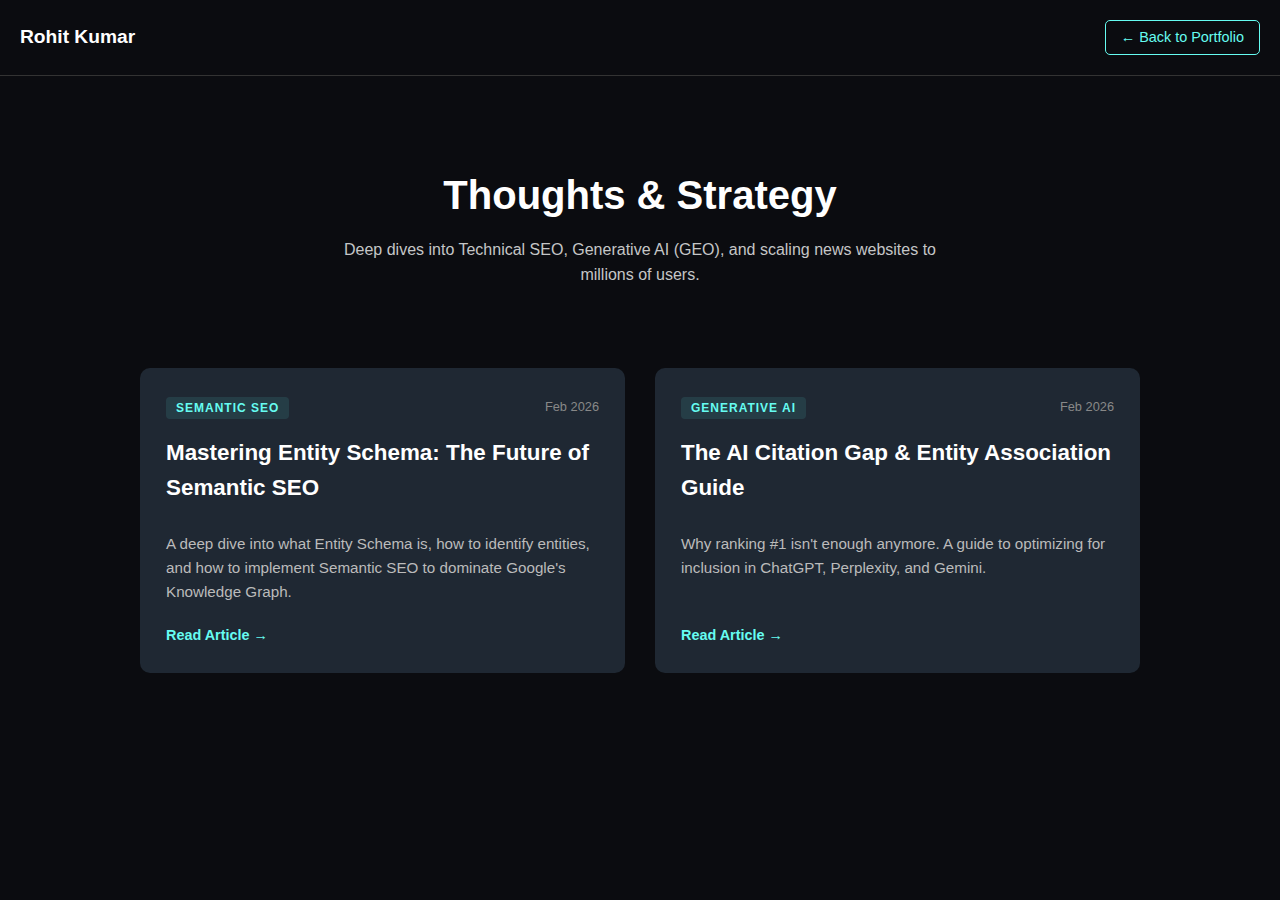
<file: AI-SEO/index.html>
<!DOCTYPE html>
<html lang="en">
<head>
    <meta charset="UTF-8">
    <meta name="viewport" content="width=device-width, initial-scale=1.0">
    <title>SEO Insights & Case Studies | Rohit Kumar</title>
    <style>
        /* DARK MODE THEME */
        :root {
            --bg-color: #0B0C10;       
            --card-color: #1F2833;     
            --accent-color: #66FCF1;   
            --text-primary: #FFFFFF;   
            --text-secondary: #C5C6C7; 
        }

        body {
            background-color: var(--bg-color);
            color: var(--text-secondary);
            font-family: 'Segoe UI', Tahoma, Geneva, Verdana, sans-serif;
            margin: 0;
            padding: 0;
            line-height: 1.6;
        }

        /* NAVIGATION */
        nav {
            padding: 20px;
            border-bottom: 1px solid #333;
            display: flex;
            justify-content: space-between;
            align-items: center;
        }

        .logo {
            color: var(--text-primary);
            font-weight: bold;
            font-size: 1.2rem;
            text-decoration: none;
        }

        .home-link {
            color: var(--accent-color);
            text-decoration: none;
            border: 1px solid var(--accent-color);
            padding: 5px 15px;
            border-radius: 5px;
            font-size: 0.9rem;
            transition: 0.3s;
        }

        .home-link:hover {
            background-color: var(--accent-color);
            color: #000;
        }

        /* HEADER */
        .header {
            text-align: center;
            padding: 60px 20px;
        }

        .header h1 {
            color: var(--text-primary);
            font-size: 2.5rem;
            margin-bottom: 10px;
        }

        .header p {
            max-width: 600px;
            margin: 0 auto;
            color: var(--text-secondary);
        }

        /* BLOG GRID */
        .container {
            max-width: 1000px;
            margin: 0 auto;
            padding: 20px;
        }

        .grid {
            display: grid;
            grid-template-columns: repeat(auto-fit, minmax(300px, 1fr));
            gap: 30px;
        }

        /* BLOG CARD STYLES */
        .blog-card {
            background-color: var(--card-color);
            border-radius: 10px;
            overflow: hidden;
            transition: transform 0.3s ease;
            border: 1px solid transparent;
            display: flex;
            flex-direction: column;
        }

        .blog-card:hover {
            transform: translateY(-5px);
            border-color: var(--accent-color);
        }

        .card-content {
            padding: 25px;
            display: flex;
            flex-direction: column;
            height: 100%;
        }

        .category {
            background-color: rgba(102, 252, 241, 0.1);
            color: var(--accent-color);
            padding: 4px 10px;
            border-radius: 4px;
            font-size: 0.75rem;
            text-transform: uppercase;
            font-weight: bold;
            letter-spacing: 1px;
        }

        .date {
            float: right;
            font-size: 0.8rem;
            color: #888;
            margin-top: 3px;
        }

        .blog-card h3 {
            color: var(--text-primary);
            margin: 15px 0 10px 0;
            font-size: 1.4rem;
        }

        .blog-card p {
            font-size: 0.95rem;
            margin-bottom: 20px;
            color: #bbb;
            flex-grow: 1; /* Pushes the button to the bottom */
        }

        .read-btn {
            display: inline-block;
            color: var(--accent-color);
            text-decoration: none;
            font-weight: bold;
            font-size: 0.9rem;
            margin-top: auto; 
        }

        .read-btn:hover {
            text-decoration: underline;
        }

    </style>
</head>
<body>

    <nav>
        <a href="../index.html" class="logo">Rohit Kumar</a>
        <a href="../index.html" class="home-link">← Back to Portfolio</a>
    </nav>

    <div class="header">
        <h1>Thoughts & Strategy</h1>
        <p>Deep dives into Technical SEO, Generative AI (GEO), and scaling news websites to millions of users.</p>
    </div>

    <div class="container">
        <div class="grid" id="blog-grid">
            </div>
    </div>

    <script>
        // This function fetches the data from posts.json and builds the HTML
        async function loadBlogPosts() {
            try {
                // 1. Fetch the JSON file
                const response = await fetch('posts.json');
                const posts = await response.json();
                
                // 2. Find the grid container
                const grid = document.getElementById('blog-grid');
                let htmlContent = '';

                // 3. Loop through each post and create a card
                posts.forEach(post => {
                    htmlContent += `
                        <article class="blog-card">
                            <div class="card-content">
                                <div>
                                    <span class="category">${post.category}</span>
                                    <span class="date">${post.date}</span>
                                </div>
                                <h3>${post.title}</h3>
                                <p>${post.description}</p>
                                <a href="${post.url}" class="read-btn">Read Article →</a>
                            </div>
                        </article>
                    `;
                });

                // 4. Inject the final HTML into the page
                grid.innerHTML = htmlContent;

            } catch (error) {
                console.error("Error loading blog posts:", error);
                document.getElementById('blog-grid').innerHTML = "<p style='color:red;'>Failed to load blog posts. Please check your posts.json file.</p>";
            }
        }

        // Run the function when the page loads
        loadBlogPosts();
    </script>

</body>
</html>
</file>
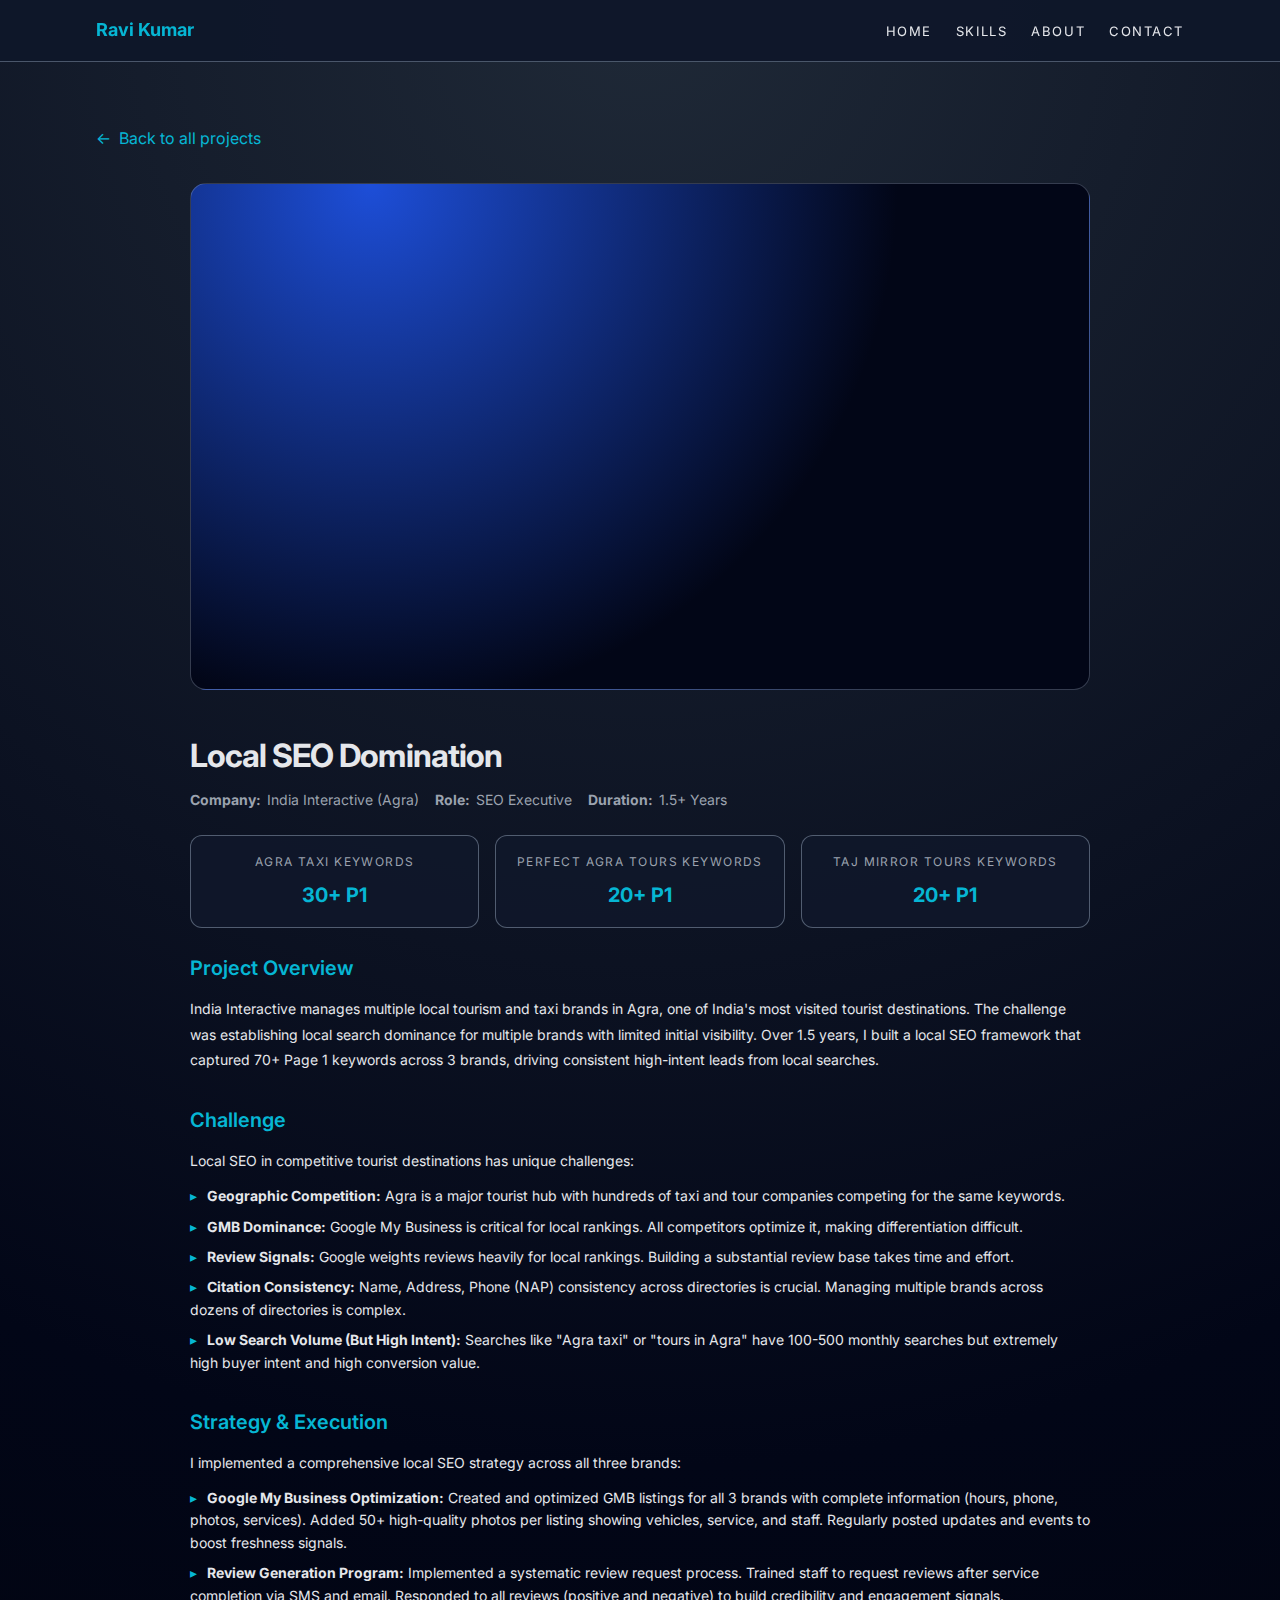
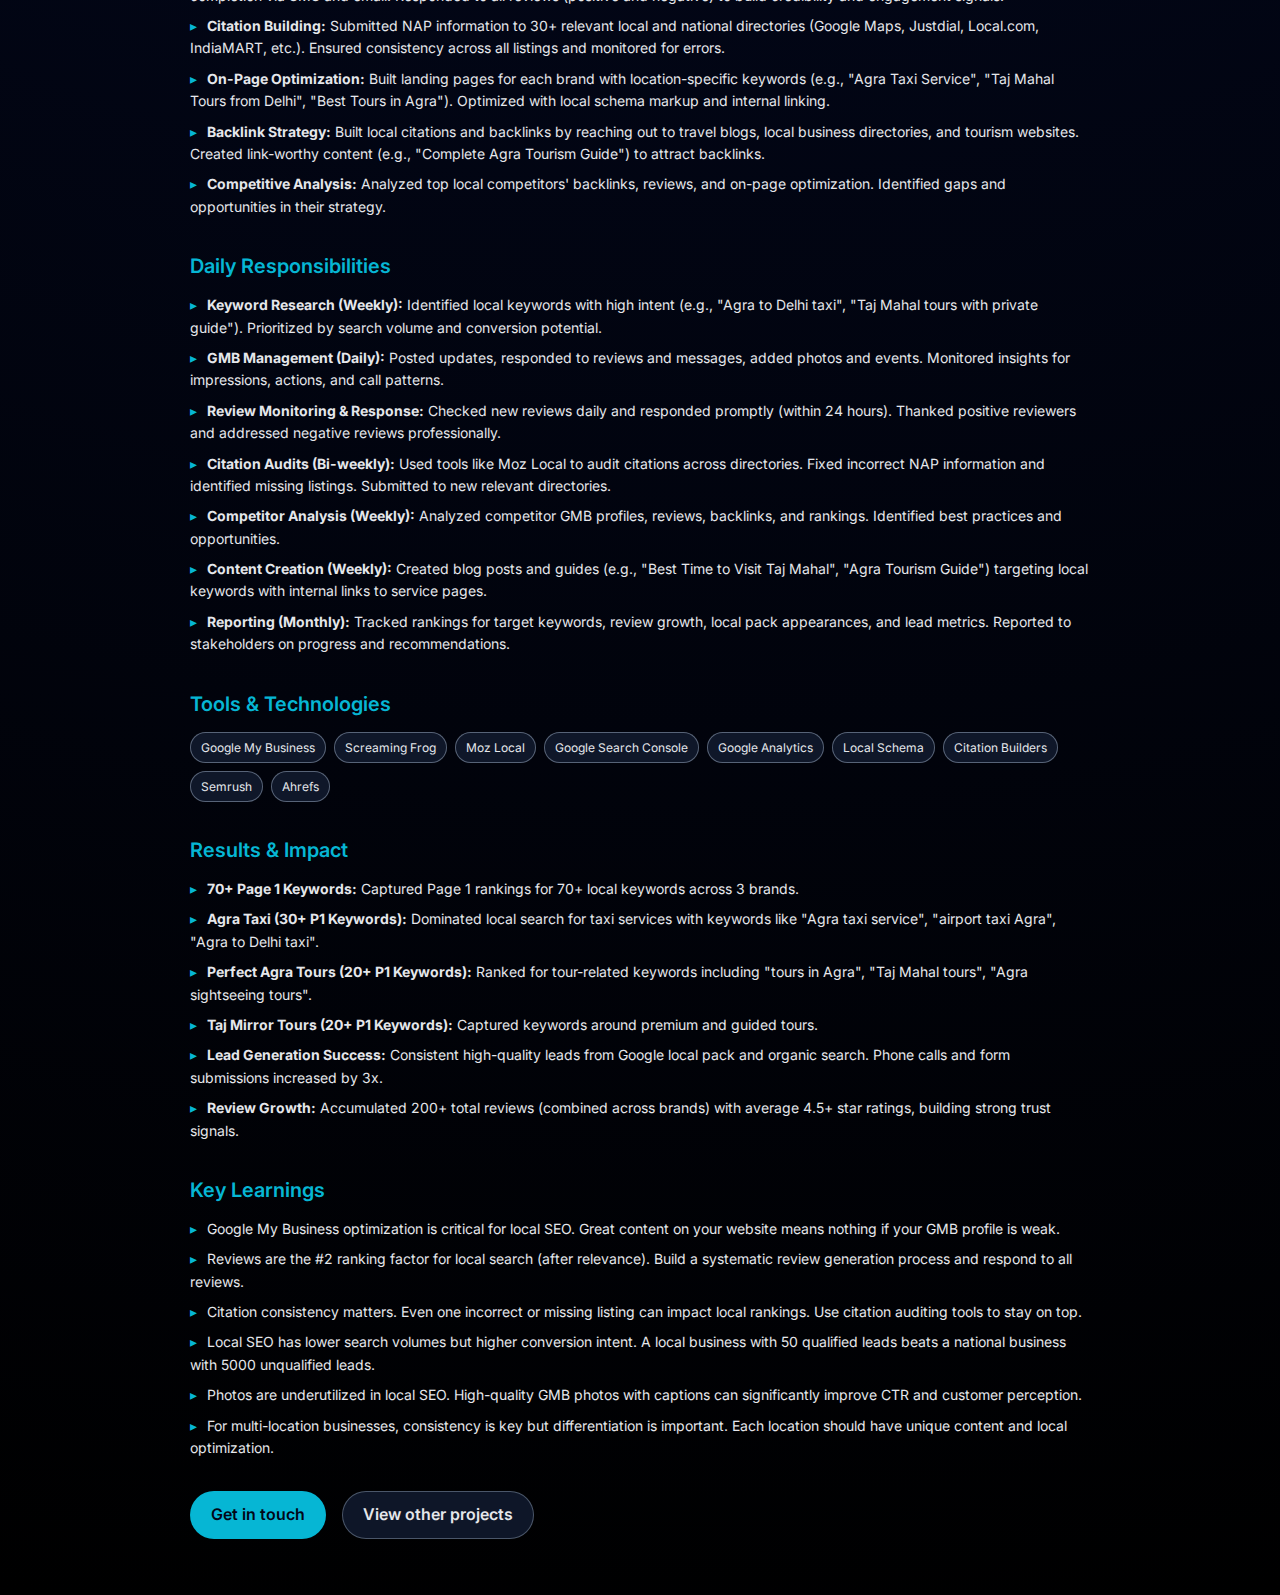
<file: projects/india-interactive.html>
<!DOCTYPE html>
<html lang="en">
<head>
  <meta charset="UTF-8" />
  <title>Local SEO Domination - Ravi Kumar</title>
  <meta name="viewport" content="width=device-width, initial-scale=1" />
  <link href="https://fonts.googleapis.com/css2?family=Inter:wght@400;500;600;700&display=swap" rel="stylesheet" />
  <link rel="stylesheet" href="../css/styles.css" />
</head>
<body>
  <!-- Navigation -->
  <nav>
    <div class="page">
      <div class="nav-content">
        <a href="../index.html" class="nav-logo">Ravi Kumar</a>
        <ul class="nav-links">
          <li><a href="../index.html">Home</a></li>
          <li><a href="../index.html#skills">Skills</a></li>
          <li><a href="../index.html#about">About</a></li>
          <li><a href="../index.html#contact">Contact</a></li>
        </ul>
      </div>
    </div>
  </nav>

  <div class="page">
    <a href="../index.html" class="back-home">Back to all projects</a>

    <article class="project-detail">
      <!-- Hero Image -->
      <div class="project-detail-hero"></div>

      <!-- Title & Meta -->
      <h1 class="project-detail-title">Local SEO Domination</h1>
      <div class="project-detail-meta">
        <div class="project-detail-meta-item">
          <strong>Company:</strong> India Interactive (Agra)
        </div>
        <div class="project-detail-meta-item">
          <strong>Role:</strong> SEO Executive
        </div>
        <div class="project-detail-meta-item">
          <strong>Duration:</strong> 1.5+ Years
        </div>
      </div>

      <!-- Key Metrics -->
      <div class="project-detail-metrics">
        <div class="metric-card">
          <div class="metric-label">Agra Taxi Keywords</div>
          <div class="metric-value">30+ P1</div>
        </div>
        <div class="metric-card">
          <div class="metric-label">Perfect Agra Tours Keywords</div>
          <div class="metric-value">20+ P1</div>
        </div>
        <div class="metric-card">
          <div class="metric-label">Taj Mirror Tours Keywords</div>
          <div class="metric-value">20+ P1</div>
        </div>
      </div>

      <!-- Overview -->
      <section class="project-detail-section">
        <h2>Project Overview</h2>
        <p>
          India Interactive manages multiple local tourism and taxi brands in Agra, one of India's most visited tourist destinations. 
          The challenge was establishing local search dominance for multiple brands with limited initial visibility. Over 1.5 years, 
          I built a local SEO framework that captured 70+ Page 1 keywords across 3 brands, driving consistent high-intent leads from 
          local searches.
        </p>
      </section>

      <!-- Challenge -->
      <section class="project-detail-section">
        <h2>Challenge</h2>
        <p>
          Local SEO in competitive tourist destinations has unique challenges:
        </p>
        <ul>
          <li><strong>Geographic Competition:</strong> Agra is a major tourist hub with hundreds of taxi and tour companies competing for the same keywords.</li>
          <li><strong>GMB Dominance:</strong> Google My Business is critical for local rankings. All competitors optimize it, making differentiation difficult.</li>
          <li><strong>Review Signals:</strong> Google weights reviews heavily for local rankings. Building a substantial review base takes time and effort.</li>
          <li><strong>Citation Consistency:</strong> Name, Address, Phone (NAP) consistency across directories is crucial. Managing multiple brands across dozens of directories is complex.</li>
          <li><strong>Low Search Volume (But High Intent):</strong> Searches like "Agra taxi" or "tours in Agra" have 100-500 monthly searches but extremely high buyer intent and high conversion value.</li>
        </ul>
      </section>

      <!-- Strategy -->
      <section class="project-detail-section">
        <h2>Strategy & Execution</h2>
        <p>
          I implemented a comprehensive local SEO strategy across all three brands:
        </p>
        <ul>
          <li><strong>Google My Business Optimization:</strong> Created and optimized GMB listings for all 3 brands with complete information (hours, phone, photos, services). Added 50+ high-quality photos per listing showing vehicles, service, and staff. Regularly posted updates and events to boost freshness signals.</li>
          <li><strong>Review Generation Program:</strong> Implemented a systematic review request process. Trained staff to request reviews after service completion via SMS and email. Responded to all reviews (positive and negative) to build credibility and engagement signals.</li>
          <li><strong>Citation Building:</strong> Submitted NAP information to 30+ relevant local and national directories (Google Maps, Justdial, Local.com, IndiaMART, etc.). Ensured consistency across all listings and monitored for errors.</li>
          <li><strong>On-Page Optimization:</strong> Built landing pages for each brand with location-specific keywords (e.g., "Agra Taxi Service", "Taj Mahal Tours from Delhi", "Best Tours in Agra"). Optimized with local schema markup and internal linking.</li>
          <li><strong>Backlink Strategy:</strong> Built local citations and backlinks by reaching out to travel blogs, local business directories, and tourism websites. Created link-worthy content (e.g., "Complete Agra Tourism Guide") to attract backlinks.</li>
          <li><strong>Competitive Analysis:</strong> Analyzed top local competitors' backlinks, reviews, and on-page optimization. Identified gaps and opportunities in their strategy.</li>
        </ul>
      </section>

      <!-- Daily Work -->
      <section class="project-detail-section">
        <h2>Daily Responsibilities</h2>
        <ul>
          <li><strong>Keyword Research (Weekly):</strong> Identified local keywords with high intent (e.g., "Agra to Delhi taxi", "Taj Mahal tours with private guide"). Prioritized by search volume and conversion potential.</li>
          <li><strong>GMB Management (Daily):</strong> Posted updates, responded to reviews and messages, added photos and events. Monitored insights for impressions, actions, and call patterns.</li>
          <li><strong>Review Monitoring & Response:</strong> Checked new reviews daily and responded promptly (within 24 hours). Thanked positive reviewers and addressed negative reviews professionally.</li>
          <li><strong>Citation Audits (Bi-weekly):</strong> Used tools like Moz Local to audit citations across directories. Fixed incorrect NAP information and identified missing listings. Submitted to new relevant directories.</li>
          <li><strong>Competitor Analysis (Weekly):</strong> Analyzed competitor GMB profiles, reviews, backlinks, and rankings. Identified best practices and opportunities.</li>
          <li><strong>Content Creation (Weekly):</strong> Created blog posts and guides (e.g., "Best Time to Visit Taj Mahal", "Agra Tourism Guide") targeting local keywords with internal links to service pages.</li>
          <li><strong>Reporting (Monthly):</strong> Tracked rankings for target keywords, review growth, local pack appearances, and lead metrics. Reported to stakeholders on progress and recommendations.</li>
        </ul>
      </section>

      <!-- Tech Stack -->
      <section class="project-detail-section">
        <h2>Tools & Technologies</h2>
        <div class="skill-pill-row">
          <span class="skill-pill">Google My Business</span>
          <span class="skill-pill">Screaming Frog</span>
          <span class="skill-pill">Moz Local</span>
          <span class="skill-pill">Google Search Console</span>
          <span class="skill-pill">Google Analytics</span>
          <span class="skill-pill">Local Schema</span>
          <span class="skill-pill">Citation Builders</span>
          <span class="skill-pill">Semrush</span>
          <span class="skill-pill">Ahrefs</span>
        </div>
      </section>

      <!-- Results -->
      <section class="project-detail-section">
        <h2>Results & Impact</h2>
        <ul>
          <li><strong>70+ Page 1 Keywords:</strong> Captured Page 1 rankings for 70+ local keywords across 3 brands.</li>
          <li><strong>Agra Taxi (30+ P1 Keywords):</strong> Dominated local search for taxi services with keywords like "Agra taxi service", "airport taxi Agra", "Agra to Delhi taxi".</li>
          <li><strong>Perfect Agra Tours (20+ P1 Keywords):</strong> Ranked for tour-related keywords including "tours in Agra", "Taj Mahal tours", "Agra sightseeing tours".</li>
          <li><strong>Taj Mirror Tours (20+ P1 Keywords):</strong> Captured keywords around premium and guided tours.</li>
          <li><strong>Lead Generation Success:</strong> Consistent high-quality leads from Google local pack and organic search. Phone calls and form submissions increased by 3x.</li>
          <li><strong>Review Growth:</strong> Accumulated 200+ total reviews (combined across brands) with average 4.5+ star ratings, building strong trust signals.</li>
        </ul>
      </section>

      <!-- Learnings -->
      <section class="project-detail-section">
        <h2>Key Learnings</h2>
        <ul>
          <li>Google My Business optimization is critical for local SEO. Great content on your website means nothing if your GMB profile is weak.</li>
          <li>Reviews are the #2 ranking factor for local search (after relevance). Build a systematic review generation process and respond to all reviews.</li>
          <li>Citation consistency matters. Even one incorrect or missing listing can impact local rankings. Use citation auditing tools to stay on top.</li>
          <li>Local SEO has lower search volumes but higher conversion intent. A local business with 50 qualified leads beats a national business with 5000 unqualified leads.</li>
          <li>Photos are underutilized in local SEO. High-quality GMB photos with captions can significantly improve CTR and customer perception.</li>
          <li>For multi-location businesses, consistency is key but differentiation is important. Each location should have unique content and local optimization.</li>
        </ul>
      </section>

      <!-- CTA -->
      <div class="project-detail-cta">
        <a href="mailto:rokumar350@gmail.com" class="btn-primary">Get in touch</a>
        <a href="../index.html" class="btn-secondary">View other projects</a>
      </div>
    </article>
  </div>
</body>
</html>
</file>
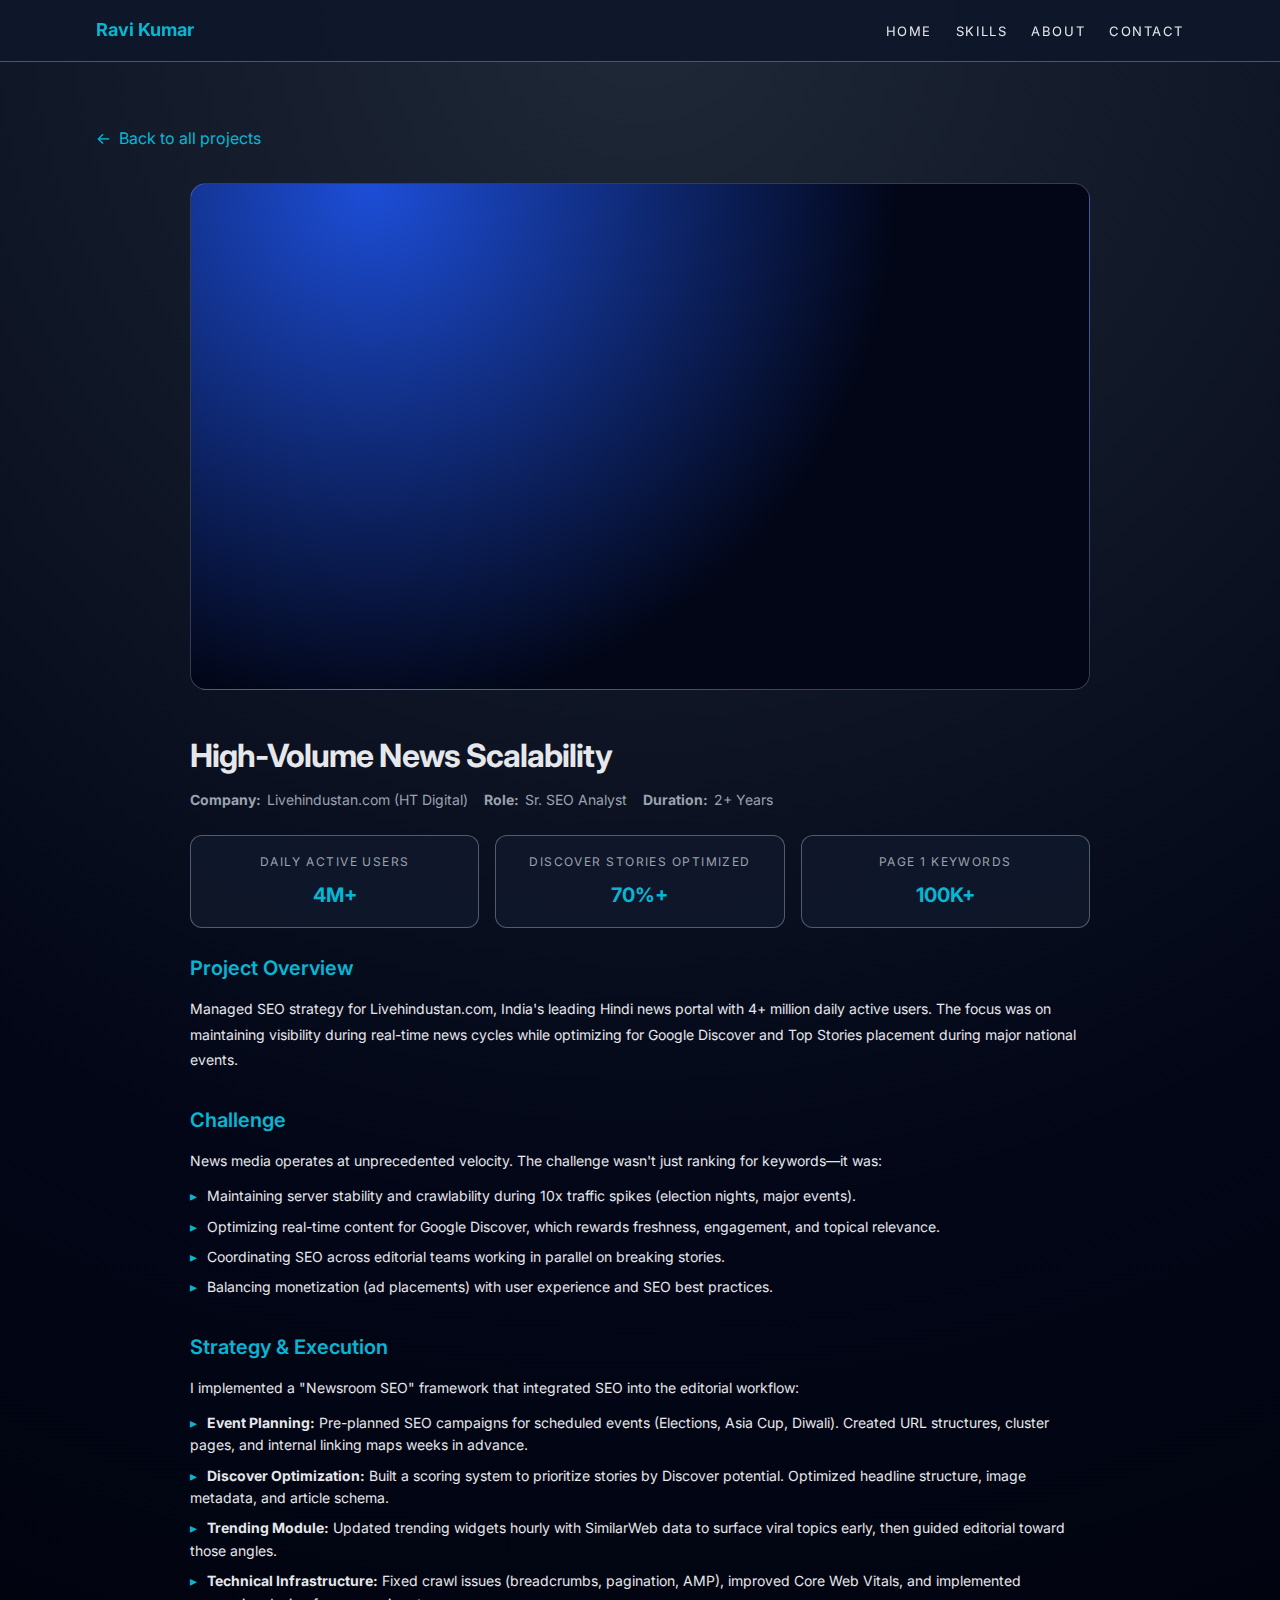
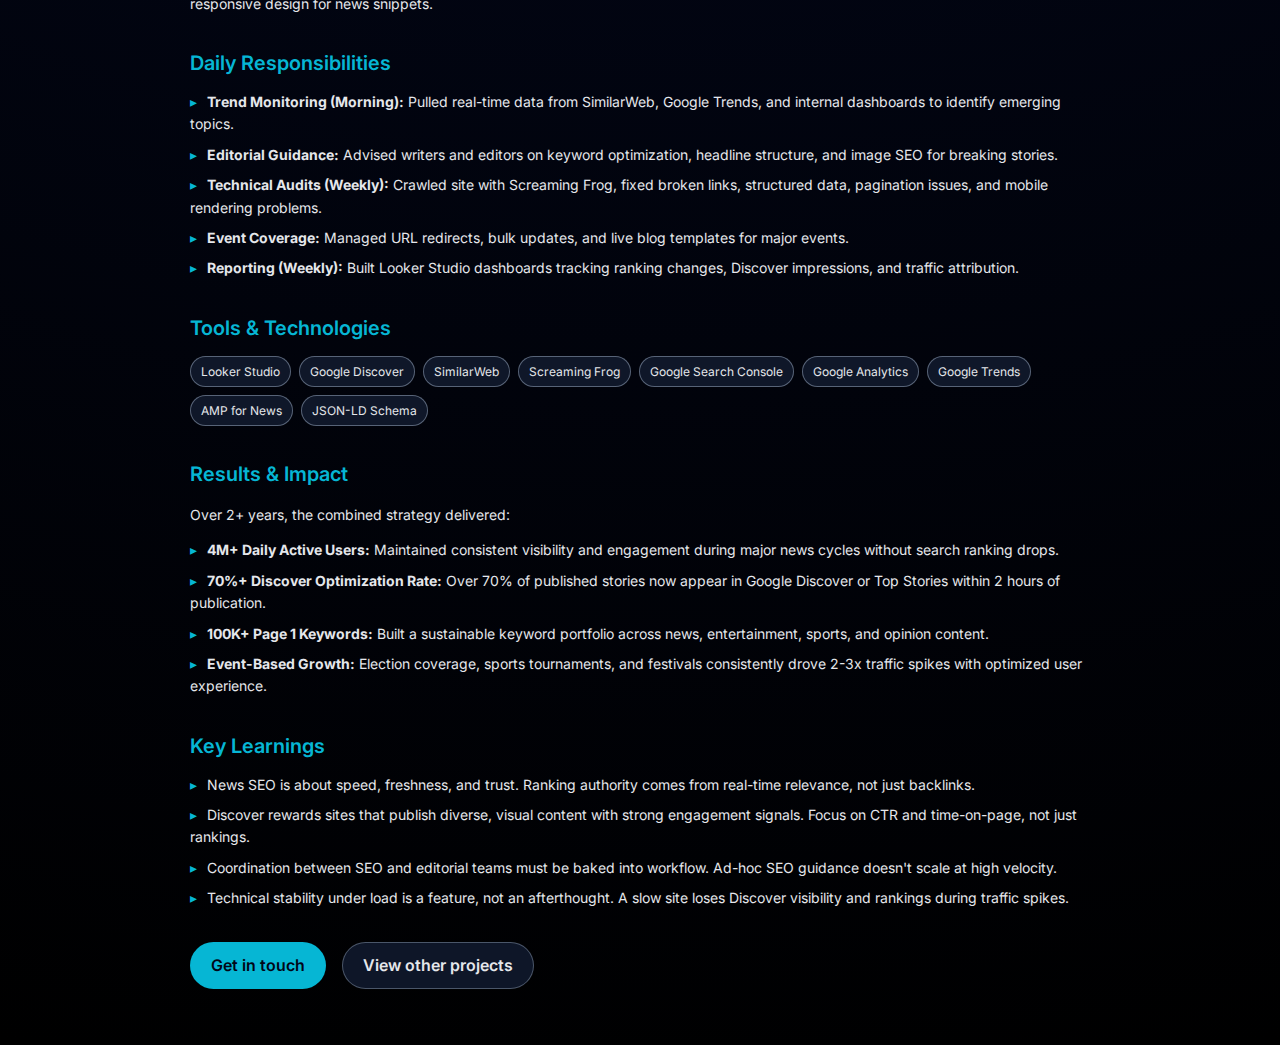
<file: projects/livehindustan.html>
<!DOCTYPE html>
<html lang="en">
<head>
  <meta charset="UTF-8" />
  <title>High-Volume News Scalability - Ravi Kumar</title>
  <meta name="viewport" content="width=device-width, initial-scale=1" />
  <link href="https://fonts.googleapis.com/css2?family=Inter:wght@400;500;600;700&display=swap" rel="stylesheet" />
  <link rel="stylesheet" href="../css/styles.css" />
</head>
<body>
  <!-- Navigation -->
  <nav>
    <div class="page">
      <div class="nav-content">
        <a href="../index.html" class="nav-logo">Ravi Kumar</a>
        <ul class="nav-links">
          <li><a href="../index.html">Home</a></li>
          <li><a href="../index.html#skills">Skills</a></li>
          <li><a href="../index.html#about">About</a></li>
          <li><a href="../index.html#contact">Contact</a></li>
        </ul>
      </div>
    </div>
  </nav>

  <div class="page">
    <a href="../index.html" class="back-home">Back to all projects</a>

    <article class="project-detail">
      <!-- Hero Image -->
      <div class="project-detail-hero"></div>

      <!-- Title & Meta -->
      <h1 class="project-detail-title">High-Volume News Scalability</h1>
      <div class="project-detail-meta">
        <div class="project-detail-meta-item">
          <strong>Company:</strong> Livehindustan.com (HT Digital)
        </div>
        <div class="project-detail-meta-item">
          <strong>Role:</strong> Sr. SEO Analyst
        </div>
        <div class="project-detail-meta-item">
          <strong>Duration:</strong> 2+ Years
        </div>
      </div>

      <!-- Key Metrics -->
      <div class="project-detail-metrics">
        <div class="metric-card">
          <div class="metric-label">Daily Active Users</div>
          <div class="metric-value">4M+</div>
        </div>
        <div class="metric-card">
          <div class="metric-label">Discover Stories Optimized</div>
          <div class="metric-value">70%+</div>
        </div>
        <div class="metric-card">
          <div class="metric-label">Page 1 Keywords</div>
          <div class="metric-value">100K+</div>
        </div>
      </div>

      <!-- Overview -->
      <section class="project-detail-section">
        <h2>Project Overview</h2>
        <p>
          Managed SEO strategy for Livehindustan.com, India's leading Hindi news portal with 4+ million daily active users. 
          The focus was on maintaining visibility during real-time news cycles while optimizing for Google Discover and 
          Top Stories placement during major national events.
        </p>
      </section>

      <!-- Challenge -->
      <section class="project-detail-section">
        <h2>Challenge</h2>
        <p>
          News media operates at unprecedented velocity. The challenge wasn't just ranking for keywords—it was:
        </p>
        <ul>
          <li>Maintaining server stability and crawlability during 10x traffic spikes (election nights, major events).</li>
          <li>Optimizing real-time content for Google Discover, which rewards freshness, engagement, and topical relevance.</li>
          <li>Coordinating SEO across editorial teams working in parallel on breaking stories.</li>
          <li>Balancing monetization (ad placements) with user experience and SEO best practices.</li>
        </ul>
      </section>

      <!-- Strategy -->
      <section class="project-detail-section">
        <h2>Strategy & Execution</h2>
        <p>
          I implemented a "Newsroom SEO" framework that integrated SEO into the editorial workflow:
        </p>
        <ul>
          <li><strong>Event Planning:</strong> Pre-planned SEO campaigns for scheduled events (Elections, Asia Cup, Diwali). Created URL structures, cluster pages, and internal linking maps weeks in advance.</li>
          <li><strong>Discover Optimization:</strong> Built a scoring system to prioritize stories by Discover potential. Optimized headline structure, image metadata, and article schema.</li>
          <li><strong>Trending Module:</strong> Updated trending widgets hourly with SimilarWeb data to surface viral topics early, then guided editorial toward those angles.</li>
          <li><strong>Technical Infrastructure:</strong> Fixed crawl issues (breadcrumbs, pagination, AMP), improved Core Web Vitals, and implemented responsive design for news snippets.</li>
        </ul>
      </section>

      <!-- Daily Work -->
      <section class="project-detail-section">
        <h2>Daily Responsibilities</h2>
        <ul>
          <li><strong>Trend Monitoring (Morning):</strong> Pulled real-time data from SimilarWeb, Google Trends, and internal dashboards to identify emerging topics.</li>
          <li><strong>Editorial Guidance:</strong> Advised writers and editors on keyword optimization, headline structure, and image SEO for breaking stories.</li>
          <li><strong>Technical Audits (Weekly):</strong> Crawled site with Screaming Frog, fixed broken links, structured data, pagination issues, and mobile rendering problems.</li>
          <li><strong>Event Coverage:</strong> Managed URL redirects, bulk updates, and live blog templates for major events.</li>
          <li><strong>Reporting (Weekly):</strong> Built Looker Studio dashboards tracking ranking changes, Discover impressions, and traffic attribution.</li>
        </ul>
      </section>

      <!-- Tech Stack -->
      <section class="project-detail-section">
        <h2>Tools & Technologies</h2>
        <div class="skill-pill-row">
          <span class="skill-pill">Looker Studio</span>
          <span class="skill-pill">Google Discover</span>
          <span class="skill-pill">SimilarWeb</span>
          <span class="skill-pill">Screaming Frog</span>
          <span class="skill-pill">Google Search Console</span>
          <span class="skill-pill">Google Analytics</span>
          <span class="skill-pill">Google Trends</span>
          <span class="skill-pill">AMP for News</span>
          <span class="skill-pill">JSON-LD Schema</span>
        </div>
      </section>

      <!-- Results -->
      <section class="project-detail-section">
        <h2>Results & Impact</h2>
        <p>
          Over 2+ years, the combined strategy delivered:
        </p>
        <ul>
          <li><strong>4M+ Daily Active Users:</strong> Maintained consistent visibility and engagement during major news cycles without search ranking drops.</li>
          <li><strong>70%+ Discover Optimization Rate:</strong> Over 70% of published stories now appear in Google Discover or Top Stories within 2 hours of publication.</li>
          <li><strong>100K+ Page 1 Keywords:</strong> Built a sustainable keyword portfolio across news, entertainment, sports, and opinion content.</li>
          <li><strong>Event-Based Growth:</strong> Election coverage, sports tournaments, and festivals consistently drove 2-3x traffic spikes with optimized user experience.</li>
        </ul>
      </section>

      <!-- Learnings -->
      <section class="project-detail-section">
        <h2>Key Learnings</h2>
        <ul>
          <li>News SEO is about speed, freshness, and trust. Ranking authority comes from real-time relevance, not just backlinks.</li>
          <li>Discover rewards sites that publish diverse, visual content with strong engagement signals. Focus on CTR and time-on-page, not just rankings.</li>
          <li>Coordination between SEO and editorial teams must be baked into workflow. Ad-hoc SEO guidance doesn't scale at high velocity.</li>
          <li>Technical stability under load is a feature, not an afterthought. A slow site loses Discover visibility and rankings during traffic spikes.</li>
        </ul>
      </section>

      <!-- CTA -->
      <div class="project-detail-cta">
        <a href="mailto:rokumar350@gmail.com" class="btn-primary">Get in touch</a>
        <a href="../index.html" class="btn-secondary">View other projects</a>
      </div>
    </article>
  </div>
</body>
</html>
</file>
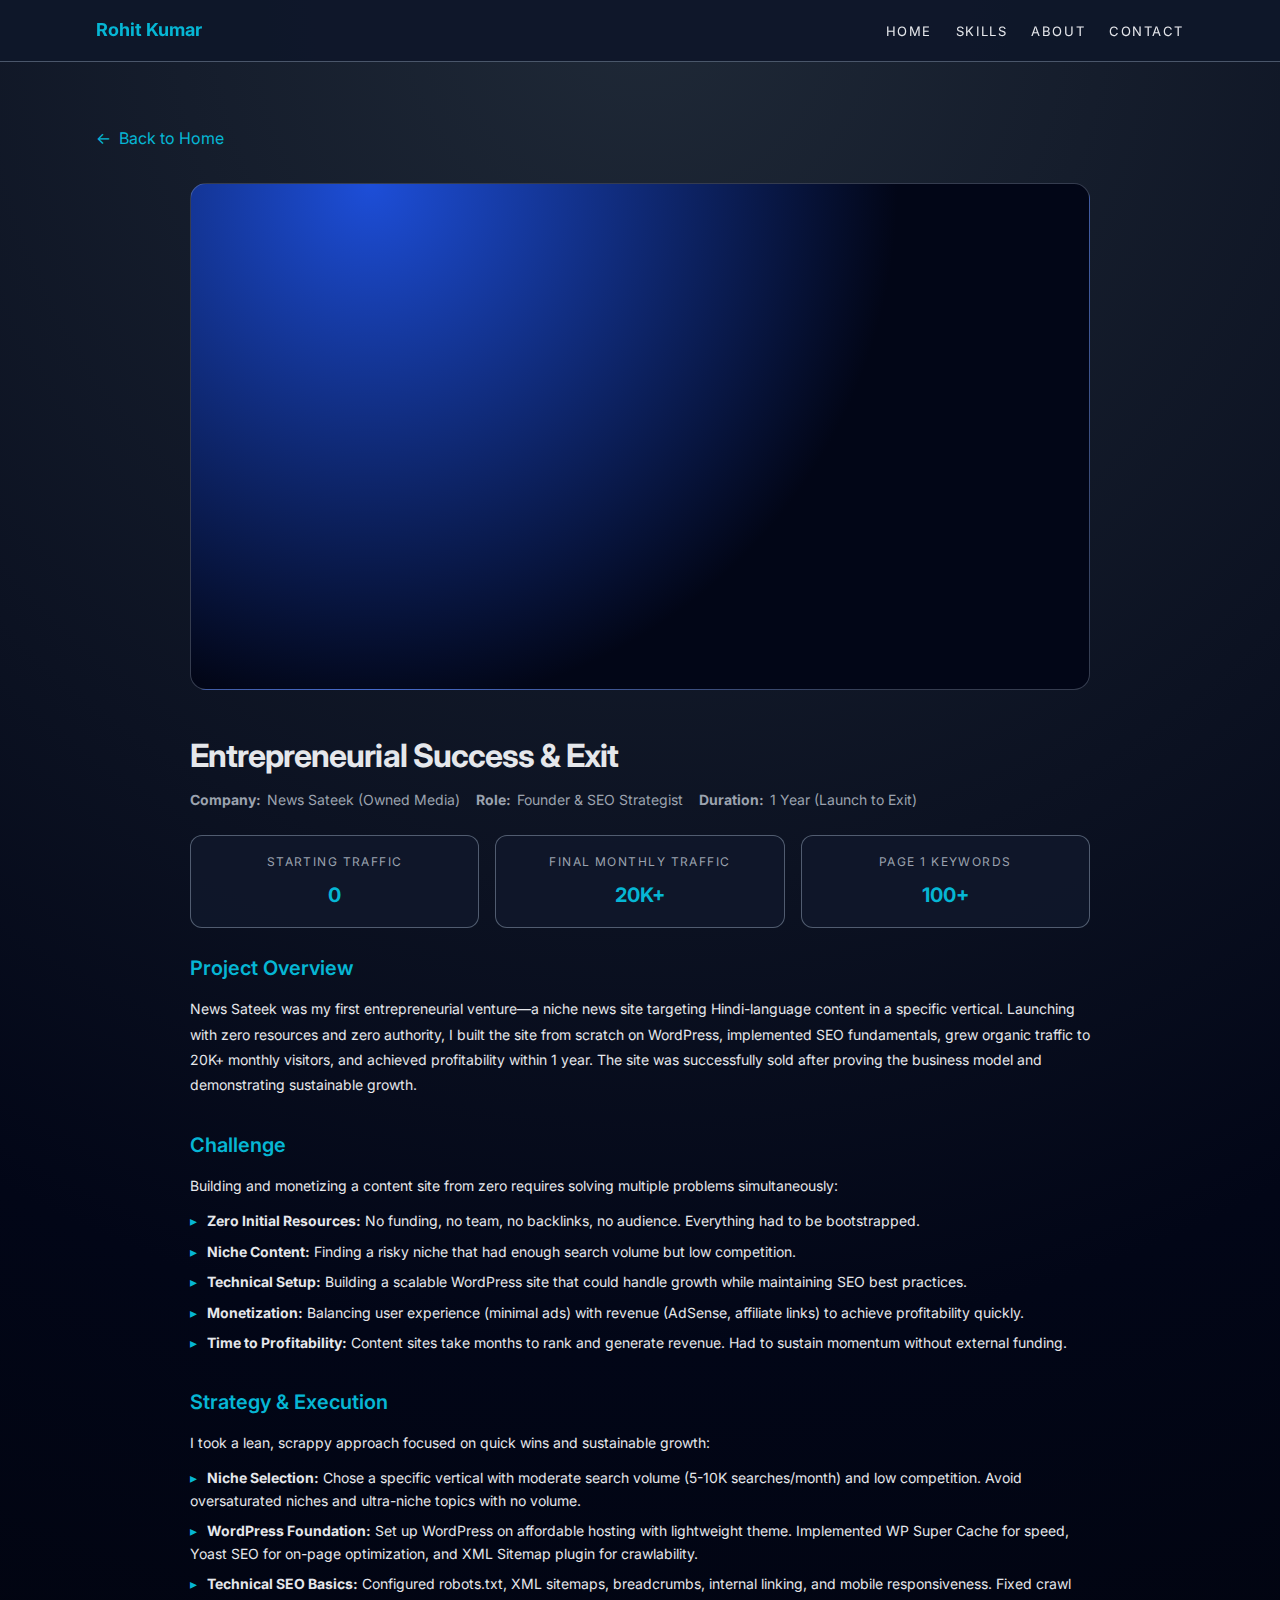
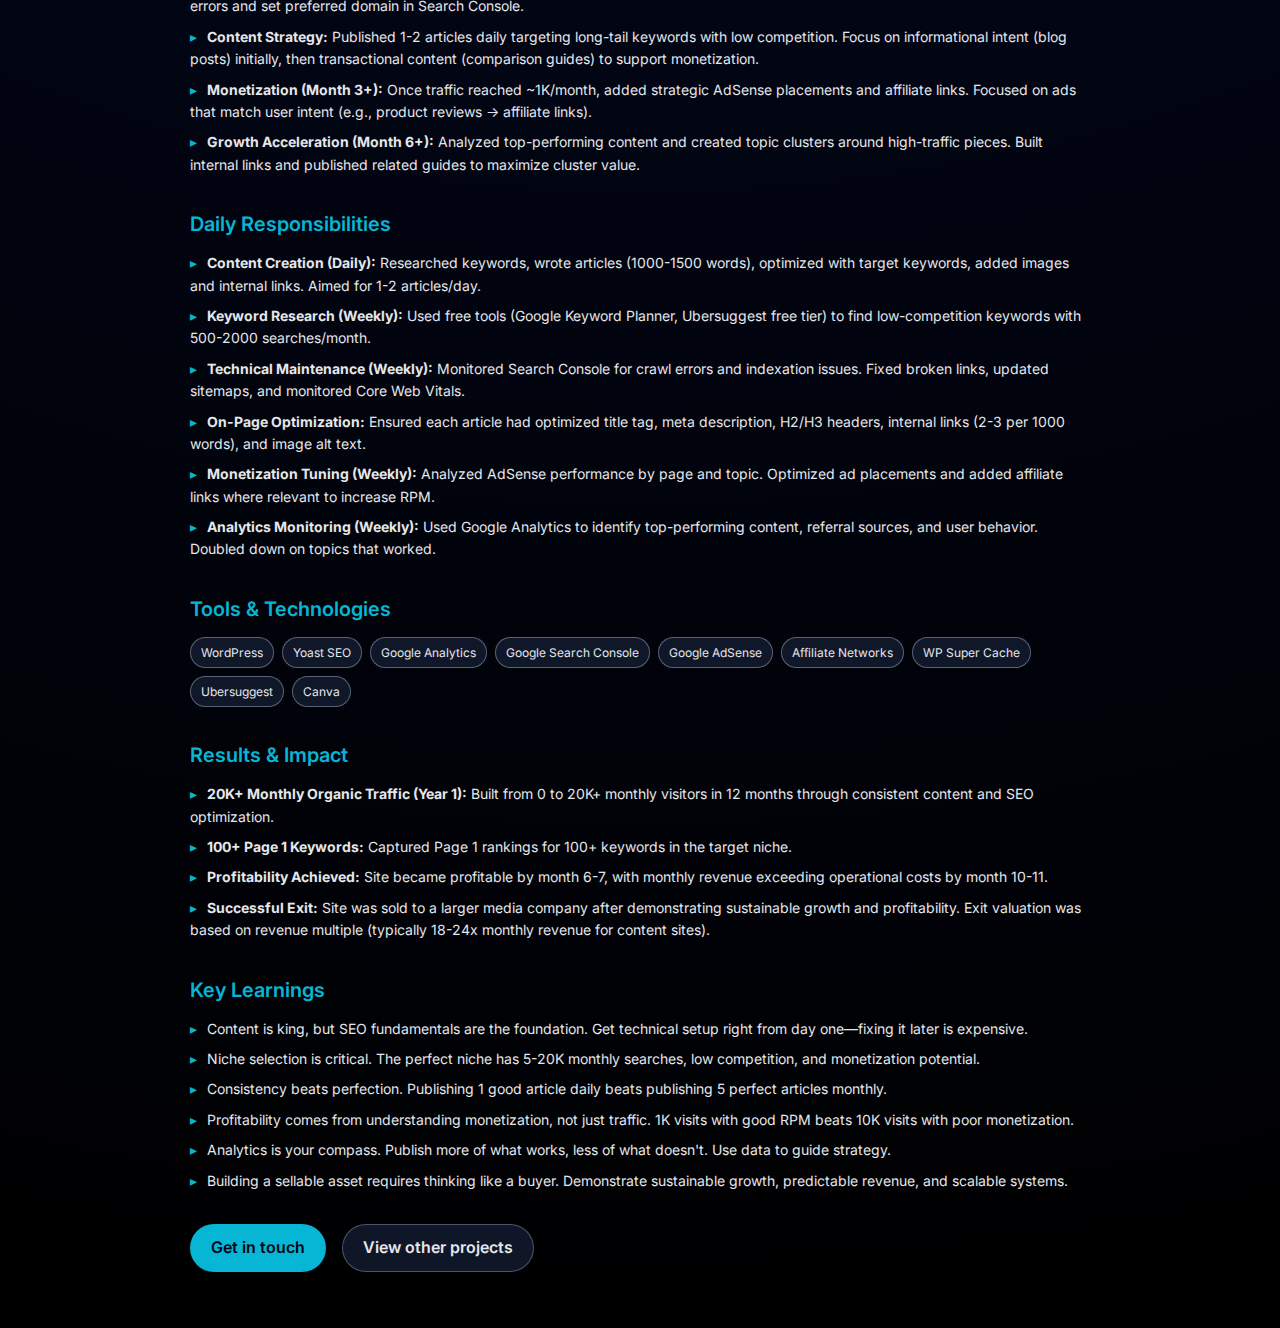
<file: projects/newssateek.html>
<!DOCTYPE html>
<html lang="en">
<head>
  <meta charset="UTF-8" />
  <title>Entrepreneurial Success & Exit - Rohit Kumar</title>
  <meta name="viewport" content="width=device-width, initial-scale=1" />
  <link href="https://fonts.googleapis.com/css2?family=Inter:wght@400;500;600;700&display=swap" rel="stylesheet" />
  <link rel="stylesheet" href="../css/styles.css" />
</head>
<body>
  <!-- Navigation -->
  <nav>
    <div class="page">
      <div class="nav-content">
        <a href="../index.html" class="nav-logo">Rohit Kumar</a>
        <ul class="nav-links">
          <li><a href="../index.html">Home</a></li>
          <li><a href="../index.html#skills">Skills</a></li>
          <li><a href="../index.html#about">About</a></li>
          <li><a href="../index.html#contact">Contact</a></li>
        </ul>
      </div>
    </div>
  </nav>

  <div class="page">
    <a href="../index.html" class="back-home">Back to Home</a>

    <article class="project-detail">
      <!-- Hero Image -->
      <div class="project-detail-hero"></div>

      <!-- Title & Meta -->
      <h1 class="project-detail-title">Entrepreneurial Success & Exit</h1>
      <div class="project-detail-meta">
        <div class="project-detail-meta-item">
          <strong>Company:</strong> News Sateek (Owned Media)
        </div>
        <div class="project-detail-meta-item">
          <strong>Role:</strong> Founder & SEO Strategist
        </div>
        <div class="project-detail-meta-item">
          <strong>Duration:</strong> 1 Year (Launch to Exit)
        </div>
      </div>

      <!-- Key Metrics -->
      <div class="project-detail-metrics">
        <div class="metric-card">
          <div class="metric-label">Starting Traffic</div>
          <div class="metric-value">0</div>
        </div>
        <div class="metric-card">
          <div class="metric-label">Final Monthly Traffic</div>
          <div class="metric-value">20K+</div>
        </div>
        <div class="metric-card">
          <div class="metric-label">Page 1 Keywords</div>
          <div class="metric-value">100+</div>
        </div>
      </div>

      <!-- Overview -->
      <section class="project-detail-section">
        <h2>Project Overview</h2>
        <p>
          News Sateek was my first entrepreneurial venture—a niche news site targeting Hindi-language content in a specific vertical. 
          Launching with zero resources and zero authority, I built the site from scratch on WordPress, implemented SEO fundamentals, 
          grew organic traffic to 20K+ monthly visitors, and achieved profitability within 1 year. The site was successfully sold 
          after proving the business model and demonstrating sustainable growth.
        </p>
      </section>

      <!-- Challenge -->
      <section class="project-detail-section">
        <h2>Challenge</h2>
        <p>
          Building and monetizing a content site from zero requires solving multiple problems simultaneously:
        </p>
        <ul>
          <li><strong>Zero Initial Resources:</strong> No funding, no team, no backlinks, no audience. Everything had to be bootstrapped.</li>
          <li><strong>Niche Content:</strong> Finding a risky niche that had enough search volume but low competition.</li>
          <li><strong>Technical Setup:</strong> Building a scalable WordPress site that could handle growth while maintaining SEO best practices.</li>
          <li><strong>Monetization:</strong> Balancing user experience (minimal ads) with revenue (AdSense, affiliate links) to achieve profitability quickly.</li>
          <li><strong>Time to Profitability:</strong> Content sites take months to rank and generate revenue. Had to sustain momentum without external funding.</li>
        </ul>
      </section>

      <!-- Strategy -->
      <section class="project-detail-section">
        <h2>Strategy & Execution</h2>
        <p>
          I took a lean, scrappy approach focused on quick wins and sustainable growth:
        </p>
        <ul>
          <li><strong>Niche Selection:</strong> Chose a specific vertical with moderate search volume (5-10K searches/month) and low competition. Avoid oversaturated niches and ultra-niche topics with no volume.</li>
          <li><strong>WordPress Foundation:</strong> Set up WordPress on affordable hosting with lightweight theme. Implemented WP Super Cache for speed, Yoast SEO for on-page optimization, and XML Sitemap plugin for crawlability.</li>
          <li><strong>Technical SEO Basics:</strong> Configured robots.txt, XML sitemaps, breadcrumbs, internal linking, and mobile responsiveness. Fixed crawl errors and set preferred domain in Search Console.</li>
          <li><strong>Content Strategy:</strong> Published 1-2 articles daily targeting long-tail keywords with low competition. Focus on informational intent (blog posts) initially, then transactional content (comparison guides) to support monetization.</li>
          <li><strong>Monetization (Month 3+):</strong> Once traffic reached ~1K/month, added strategic AdSense placements and affiliate links. Focused on ads that match user intent (e.g., product reviews → affiliate links).</li>
          <li><strong>Growth Acceleration (Month 6+):</strong> Analyzed top-performing content and created topic clusters around high-traffic pieces. Built internal links and published related guides to maximize cluster value.</li>
        </ul>
      </section>

      <!-- Daily Work -->
      <section class="project-detail-section">
        <h2>Daily Responsibilities</h2>
        <ul>
          <li><strong>Content Creation (Daily):</strong> Researched keywords, wrote articles (1000-1500 words), optimized with target keywords, added images and internal links. Aimed for 1-2 articles/day.</li>
          <li><strong>Keyword Research (Weekly):</strong> Used free tools (Google Keyword Planner, Ubersuggest free tier) to find low-competition keywords with 500-2000 searches/month.</li>
          <li><strong>Technical Maintenance (Weekly):</strong> Monitored Search Console for crawl errors and indexation issues. Fixed broken links, updated sitemaps, and monitored Core Web Vitals.</li>
          <li><strong>On-Page Optimization:</strong> Ensured each article had optimized title tag, meta description, H2/H3 headers, internal links (2-3 per 1000 words), and image alt text.</li>
          <li><strong>Monetization Tuning (Weekly):</strong> Analyzed AdSense performance by page and topic. Optimized ad placements and added affiliate links where relevant to increase RPM.</li>
          <li><strong>Analytics Monitoring (Weekly):</strong> Used Google Analytics to identify top-performing content, referral sources, and user behavior. Doubled down on topics that worked.</li>
        </ul>
      </section>

      <!-- Tech Stack -->
      <section class="project-detail-section">
        <h2>Tools & Technologies</h2>
        <div class="skill-pill-row">
          <span class="skill-pill">WordPress</span>
          <span class="skill-pill">Yoast SEO</span>
          <span class="skill-pill">Google Analytics</span>
          <span class="skill-pill">Google Search Console</span>
          <span class="skill-pill">Google AdSense</span>
          <span class="skill-pill">Affiliate Networks</span>
          <span class="skill-pill">WP Super Cache</span>
          <span class="skill-pill">Ubersuggest</span>
          <span class="skill-pill">Canva</span>
        </div>
      </section>

      <!-- Results -->
      <section class="project-detail-section">
        <h2>Results & Impact</h2>
        <ul>
          <li><strong>20K+ Monthly Organic Traffic (Year 1):</strong> Built from 0 to 20K+ monthly visitors in 12 months through consistent content and SEO optimization.</li>
          <li><strong>100+ Page 1 Keywords:</strong> Captured Page 1 rankings for 100+ keywords in the target niche.</li>
          <li><strong>Profitability Achieved:</strong> Site became profitable by month 6-7, with monthly revenue exceeding operational costs by month 10-11.</li>
          <li><strong>Successful Exit:</strong> Site was sold to a larger media company after demonstrating sustainable growth and profitability. Exit valuation was based on revenue multiple (typically 18-24x monthly revenue for content sites).</li>
        </ul>
      </section>

      <!-- Learnings -->
      <section class="project-detail-section">
        <h2>Key Learnings</h2>
        <ul>
          <li>Content is king, but SEO fundamentals are the foundation. Get technical setup right from day one—fixing it later is expensive.</li>
          <li>Niche selection is critical. The perfect niche has 5-20K monthly searches, low competition, and monetization potential.</li>
          <li>Consistency beats perfection. Publishing 1 good article daily beats publishing 5 perfect articles monthly.</li>
          <li>Profitability comes from understanding monetization, not just traffic. 1K visits with good RPM beats 10K visits with poor monetization.</li>
          <li>Analytics is your compass. Publish more of what works, less of what doesn't. Use data to guide strategy.</li>
          <li>Building a sellable asset requires thinking like a buyer. Demonstrate sustainable growth, predictable revenue, and scalable systems.</li>
        </ul>
      </section>

      <!-- CTA -->
      <div class="project-detail-cta">
        <a href="mailto:rokumar350@gmail.com" class="btn-primary">Get in touch</a>
        <a href="../index.html" class="btn-secondary">View other projects</a>
      </div>
    </article>
  </div>
</body>
</html>
</file>
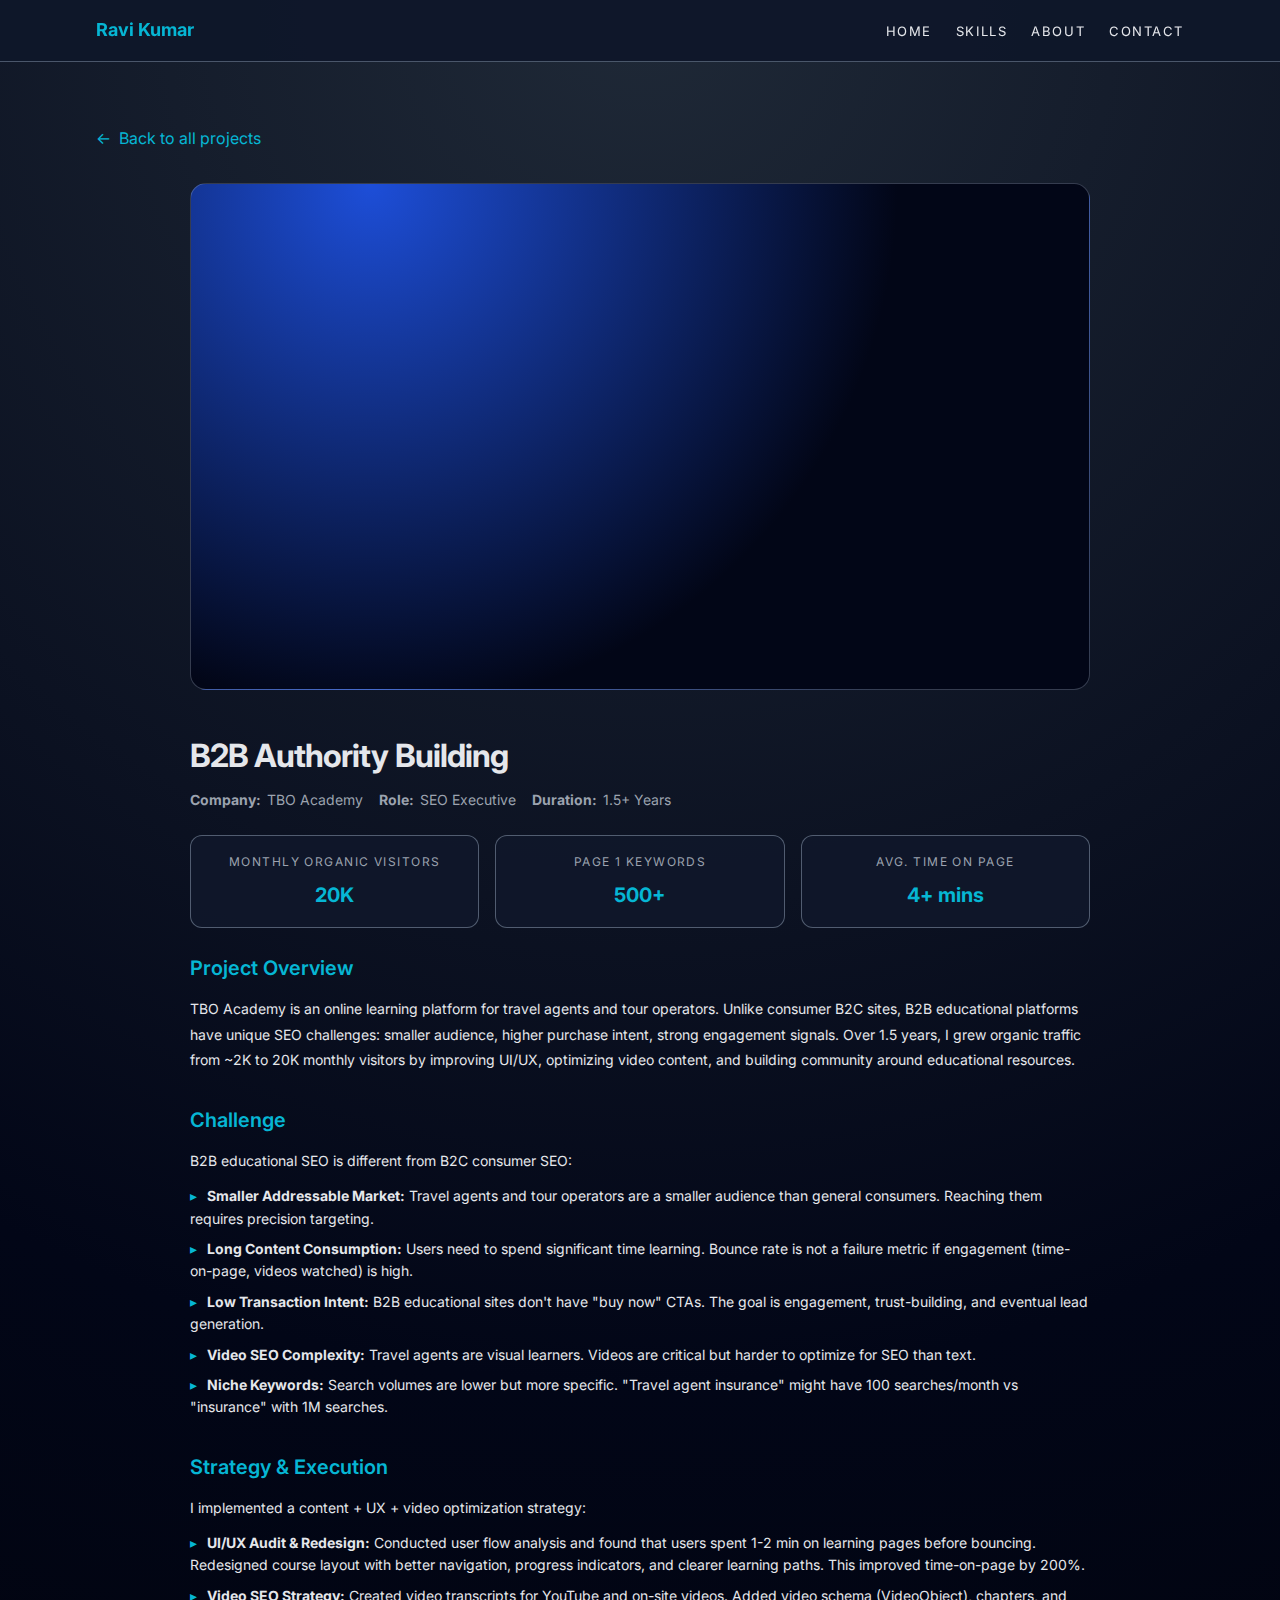
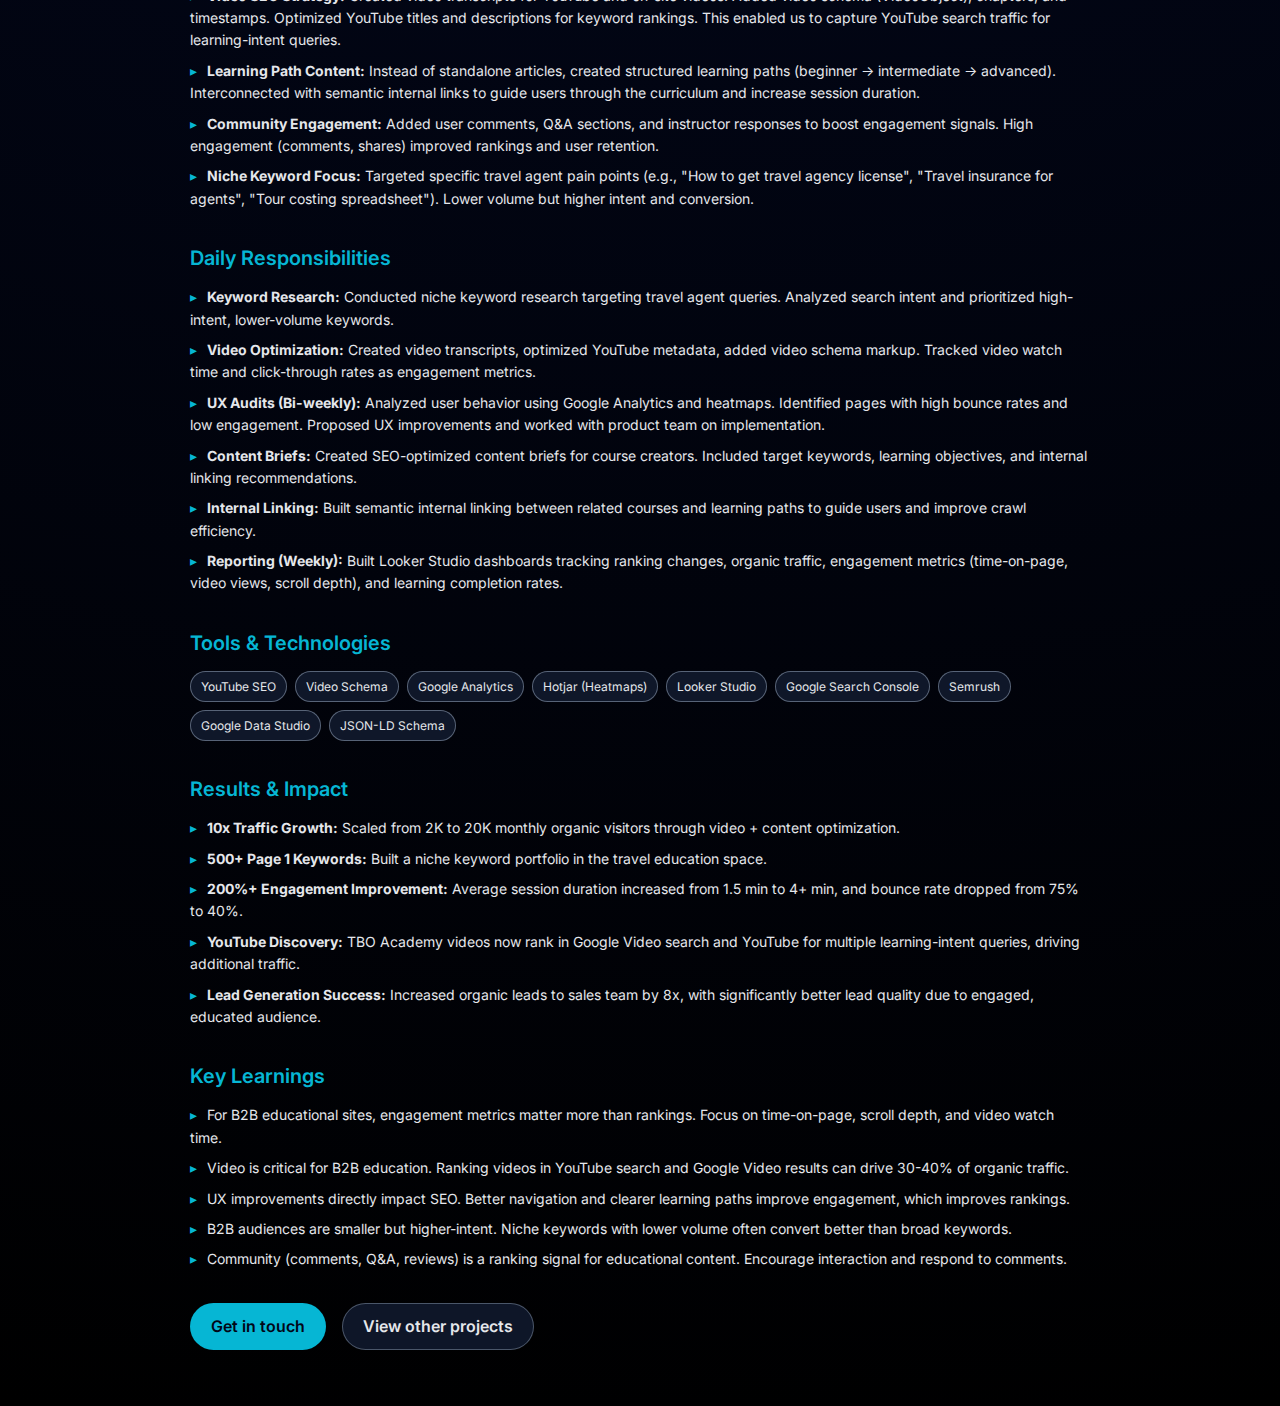
<file: projects/tboacademy.html>
<!DOCTYPE html>
<html lang="en">
<head>
  <meta charset="UTF-8" />
  <title>B2B Authority Building - Ravi Kumar</title>
  <meta name="viewport" content="width=device-width, initial-scale=1" />
  <link href="https://fonts.googleapis.com/css2?family=Inter:wght@400;500;600;700&display=swap" rel="stylesheet" />
  <link rel="stylesheet" href="../css/styles.css" />
</head>
<body>
  <!-- Navigation -->
  <nav>
    <div class="page">
      <div class="nav-content">
        <a href="../index.html" class="nav-logo">Ravi Kumar</a>
        <ul class="nav-links">
          <li><a href="../index.html">Home</a></li>
          <li><a href="../index.html#skills">Skills</a></li>
          <li><a href="../index.html#about">About</a></li>
          <li><a href="../index.html#contact">Contact</a></li>
        </ul>
      </div>
    </div>
  </nav>

  <div class="page">
    <a href="../index.html" class="back-home">Back to all projects</a>

    <article class="project-detail">
      <!-- Hero Image -->
      <div class="project-detail-hero"></div>

      <!-- Title & Meta -->
      <h1 class="project-detail-title">B2B Authority Building</h1>
      <div class="project-detail-meta">
        <div class="project-detail-meta-item">
          <strong>Company:</strong> TBO Academy
        </div>
        <div class="project-detail-meta-item">
          <strong>Role:</strong> SEO Executive
        </div>
        <div class="project-detail-meta-item">
          <strong>Duration:</strong> 1.5+ Years
        </div>
      </div>

      <!-- Key Metrics -->
      <div class="project-detail-metrics">
        <div class="metric-card">
          <div class="metric-label">Monthly Organic Visitors</div>
          <div class="metric-value">20K</div>
        </div>
        <div class="metric-card">
          <div class="metric-label">Page 1 Keywords</div>
          <div class="metric-value">500+</div>
        </div>
        <div class="metric-card">
          <div class="metric-label">Avg. Time on Page</div>
          <div class="metric-value">4+ mins</div>
        </div>
      </div>

      <!-- Overview -->
      <section class="project-detail-section">
        <h2>Project Overview</h2>
        <p>
          TBO Academy is an online learning platform for travel agents and tour operators. Unlike consumer B2C sites, 
          B2B educational platforms have unique SEO challenges: smaller audience, higher purchase intent, strong engagement signals. 
          Over 1.5 years, I grew organic traffic from ~2K to 20K monthly visitors by improving UI/UX, optimizing video content, 
          and building community around educational resources.
        </p>
      </section>

      <!-- Challenge -->
      <section class="project-detail-section">
        <h2>Challenge</h2>
        <p>
          B2B educational SEO is different from B2C consumer SEO:
        </p>
        <ul>
          <li><strong>Smaller Addressable Market:</strong> Travel agents and tour operators are a smaller audience than general consumers. Reaching them requires precision targeting.</li>
          <li><strong>Long Content Consumption:</strong> Users need to spend significant time learning. Bounce rate is not a failure metric if engagement (time-on-page, videos watched) is high.</li>
          <li><strong>Low Transaction Intent:</strong> B2B educational sites don't have "buy now" CTAs. The goal is engagement, trust-building, and eventual lead generation.</li>
          <li><strong>Video SEO Complexity:</strong> Travel agents are visual learners. Videos are critical but harder to optimize for SEO than text.</li>
          <li><strong>Niche Keywords:</strong> Search volumes are lower but more specific. "Travel agent insurance" might have 100 searches/month vs "insurance" with 1M searches.</li>
        </ul>
      </section>

      <!-- Strategy -->
      <section class="project-detail-section">
        <h2>Strategy & Execution</h2>
        <p>
          I implemented a content + UX + video optimization strategy:
        </p>
        <ul>
          <li><strong>UI/UX Audit & Redesign:</strong> Conducted user flow analysis and found that users spent 1-2 min on learning pages before bouncing. Redesigned course layout with better navigation, progress indicators, and clearer learning paths. This improved time-on-page by 200%.</li>
          <li><strong>Video SEO Strategy:</strong> Created video transcripts for YouTube and on-site videos. Added video schema (VideoObject), chapters, and timestamps. Optimized YouTube titles and descriptions for keyword rankings. This enabled us to capture YouTube search traffic for learning-intent queries.</li>
          <li><strong>Learning Path Content:</strong> Instead of standalone articles, created structured learning paths (beginner → intermediate → advanced). Interconnected with semantic internal links to guide users through the curriculum and increase session duration.</li>
          <li><strong>Community Engagement:</strong> Added user comments, Q&A sections, and instructor responses to boost engagement signals. High engagement (comments, shares) improved rankings and user retention.</li>
          <li><strong>Niche Keyword Focus:</strong> Targeted specific travel agent pain points (e.g., "How to get travel agency license", "Travel insurance for agents", "Tour costing spreadsheet"). Lower volume but higher intent and conversion.</li>
        </ul>
      </section>

      <!-- Daily Work -->
      <section class="project-detail-section">
        <h2>Daily Responsibilities</h2>
        <ul>
          <li><strong>Keyword Research:</strong> Conducted niche keyword research targeting travel agent queries. Analyzed search intent and prioritized high-intent, lower-volume keywords.</li>
          <li><strong>Video Optimization:</strong> Created video transcripts, optimized YouTube metadata, added video schema markup. Tracked video watch time and click-through rates as engagement metrics.</li>
          <li><strong>UX Audits (Bi-weekly):</strong> Analyzed user behavior using Google Analytics and heatmaps. Identified pages with high bounce rates and low engagement. Proposed UX improvements and worked with product team on implementation.</li>
          <li><strong>Content Briefs:</strong> Created SEO-optimized content briefs for course creators. Included target keywords, learning objectives, and internal linking recommendations.</li>
          <li><strong>Internal Linking:</strong> Built semantic internal linking between related courses and learning paths to guide users and improve crawl efficiency.</li>
          <li><strong>Reporting (Weekly):</strong> Built Looker Studio dashboards tracking ranking changes, organic traffic, engagement metrics (time-on-page, video views, scroll depth), and learning completion rates.</li>
        </ul>
      </section>

      <!-- Tech Stack -->
      <section class="project-detail-section">
        <h2>Tools & Technologies</h2>
        <div class="skill-pill-row">
          <span class="skill-pill">YouTube SEO</span>
          <span class="skill-pill">Video Schema</span>
          <span class="skill-pill">Google Analytics</span>
          <span class="skill-pill">Hotjar (Heatmaps)</span>
          <span class="skill-pill">Looker Studio</span>
          <span class="skill-pill">Google Search Console</span>
          <span class="skill-pill">Semrush</span>
          <span class="skill-pill">Google Data Studio</span>
          <span class="skill-pill">JSON-LD Schema</span>
        </div>
      </section>

      <!-- Results -->
      <section class="project-detail-section">
        <h2>Results & Impact</h2>
        <ul>
          <li><strong>10x Traffic Growth:</strong> Scaled from 2K to 20K monthly organic visitors through video + content optimization.</li>
          <li><strong>500+ Page 1 Keywords:</strong> Built a niche keyword portfolio in the travel education space.</li>
          <li><strong>200%+ Engagement Improvement:</strong> Average session duration increased from 1.5 min to 4+ min, and bounce rate dropped from 75% to 40%.</li>
          <li><strong>YouTube Discovery:</strong> TBO Academy videos now rank in Google Video search and YouTube for multiple learning-intent queries, driving additional traffic.</li>
          <li><strong>Lead Generation Success:</strong> Increased organic leads to sales team by 8x, with significantly better lead quality due to engaged, educated audience.</li>
        </ul>
      </section>

      <!-- Learnings -->
      <section class="project-detail-section">
        <h2>Key Learnings</h2>
        <ul>
          <li>For B2B educational sites, engagement metrics matter more than rankings. Focus on time-on-page, scroll depth, and video watch time.</li>
          <li>Video is critical for B2B education. Ranking videos in YouTube search and Google Video results can drive 30-40% of organic traffic.</li>
          <li>UX improvements directly impact SEO. Better navigation and clearer learning paths improve engagement, which improves rankings.</li>
          <li>B2B audiences are smaller but higher-intent. Niche keywords with lower volume often convert better than broad keywords.</li>
          <li>Community (comments, Q&A, reviews) is a ranking signal for educational content. Encourage interaction and respond to comments.</li>
        </ul>
      </section>

      <!-- CTA -->
      <div class="project-detail-cta">
        <a href="mailto:rokumar350@gmail.com" class="btn-primary">Get in touch</a>
        <a href="../index.html" class="btn-secondary">View other projects</a>
      </div>
    </article>
  </div>
</body>
</html>
</file>
<file: css/styles.css>
:root {
  --bg: #050816;
  --bg-card: #0b1020;
  --accent: #06b6d4;
  --accent-soft: rgba(6, 182, 212, 0.1);
  --text-main: #e5e7eb;
  --text-muted: #9ca3af;
  --border-subtle: #1f2933;
  --radius-lg: 14px;
  --radius-full: 999px;
  --shadow-soft: 0 18px 40px rgba(0, 0, 0, 0.55);
}

* {
  box-sizing: border-box;
  margin: 0;
  padding: 0;
}

body {
  font-family: "Inter", system-ui, -apple-system, BlinkMacSystemFont, "Segoe UI", sans-serif;
  background: radial-gradient(circle at top, #1f2937 0, #020617 45%, #000 100%);
  color: var(--text-main);
  line-height: 1.6;
  -webkit-font-smoothing: antialiased;
}

a {
  color: var(--accent);
  text-decoration: none;
}

a:hover {
  text-decoration: underline;
}

.page {
  max-width: 1120px;
  margin: 0 auto;
  padding: 32px 16px 56px;
}

/* ========== NAVIGATION ========== */

nav {
  background: rgba(15, 23, 42, 0.96);
  border-bottom: 1px solid rgba(148, 163, 184, 0.45);
  padding: 16px 0;
  margin-bottom: 32px;
  position: sticky;
  top: 0;
  z-index: 100;
}

nav .page {
  padding: 0 16px;
}

.nav-content {
  display: flex;
  justify-content: space-between;
  align-items: center;
  gap: 20px;
}

.nav-logo {
  font-size: 18px;
  font-weight: 700;
  color: var(--accent);
  text-decoration: none;
}

.nav-logo:hover {
  text-decoration: none;
}

.nav-links {
  display: flex;
  gap: 24px;
  list-style: none;
}

.nav-links a {
  font-size: 13px;
  text-transform: uppercase;
  letter-spacing: 0.12em;
  color: var(--text-main);
  transition: color 0.3s ease;
}

.nav-links a:hover {
  color: var(--accent);
  text-decoration: none;
}

.nav-links a.active {
  color: var(--accent);
  border-bottom: 2px solid var(--accent);
  padding-bottom: 2px;
}

@media (max-width: 640px) {
  .nav-links {
    gap: 12px;
  }
  
  .nav-links a {
    font-size: 11px;
  }
}

/* ========== HERO ========== */

.hero {
  display: flex;
  flex-direction: column;
  gap: 18px;
  margin-bottom: 40px;
  padding: 24px 20px;
  border-radius: 18px;
  background: linear-gradient(
      130deg,
      rgba(6, 182, 212, 0.08),
      rgba(248, 250, 252, 0.02)
    ),
    radial-gradient(circle at top left, rgba(6, 182, 212, 0.25), transparent 60%),
    #020617;
  border: 1px solid rgba(148, 163, 184, 0.25);
  box-shadow: 0 24px 60px rgba(15, 23, 42, 0.9);
  position: relative;
  overflow: hidden;
}

.hero::before {
  content: "";
  position: absolute;
  inset: 0;
  background-image: radial-gradient(circle at 10% 0, rgba(56, 189, 248, 0.16), transparent 55%),
    radial-gradient(circle at 80% 0, rgba(52, 211, 153, 0.16), transparent 55%);
  opacity: 0.8;
  pointer-events: none;
}

.hero-content {
  position: relative;
  z-index: 1;
}

.hero-kicker {
  font-size: 12px;
  text-transform: uppercase;
  letter-spacing: 0.16em;
  color: var(--accent);
  display: inline-flex;
  align-items: center;
  gap: 6px;
  padding: 6px 12px;
  border-radius: 999px;
  background: rgba(15, 23, 42, 0.75);
  border: 1px solid rgba(6, 182, 212, 0.3);
  margin-bottom: 4px;
}

.hero-kicker-dot {
  width: 7px;
  height: 7px;
  border-radius: 50%;
  background: #22c55e;
  box-shadow: 0 0 0 4px rgba(34, 197, 94, 0.25);
}

.hero-title {
  font-size: 26px;
  line-height: 1.25;
  font-weight: 700;
  letter-spacing: -0.03em;
  margin-bottom: 4px;
}

.hero-title span {
  color: var(--accent);
}

.hero-subtitle {
  font-size: 14px;
  color: var(--text-muted);
  max-width: 640px;
}

/* ========== SECTION TITLE ========== */

.section-title {
  font-size: 18px;
  font-weight: 600;
  letter-spacing: 0.03em;
  text-transform: uppercase;
  color: #9ca3af;
  margin-bottom: 16px;
}

/* ========== PROJECT GRID (HOME PAGE) ========== */

.project-grid {
  display: grid;
  grid-template-columns: 1fr;
  gap: 20px;
  margin-bottom: 40px;
}

@media (min-width: 900px) {
  .project-grid {
    grid-template-columns: repeat(2, minmax(0, 1fr));
  }
}

.project-card {
  background: linear-gradient(160deg, #020617, #020617 45%, #020617);
  border-radius: var(--radius-lg);
  border: 1px solid rgba(148, 163, 184, 0.35);
  overflow: hidden;
  box-shadow: var(--shadow-soft);
  display: flex;
  flex-direction: column;
  min-height: 100%;
  position: relative;
  cursor: pointer;
  transition: all 0.3s ease;
}

.project-card:hover {
  border-color: var(--accent);
  transform: translateY(-4px);
}

.project-card::before {
  content: "";
  position: absolute;
  inset: 0;
  background: radial-gradient(circle at top, rgba(56, 189, 248, 0.16), transparent 55%);
  opacity: 0.55;
  pointer-events: none;
}

.project-card-inner {
  position: relative;
  z-index: 1;
  display: flex;
  flex-direction: column;
  height: 100%;
}

.project-media {
  width: 100%;
  aspect-ratio: 16 / 9;
  background: radial-gradient(circle at 20% 0%, #1d4ed8, #020617 60%);
  position: relative;
  overflow: hidden;
}

.project-media-label {
  position: absolute;
  bottom: 12px;
  left: 12px;
  padding: 4px 10px;
  border-radius: 999px;
  font-size: 11px;
  text-transform: uppercase;
  letter-spacing: 0.12em;
  background: rgba(15, 23, 42, 0.78);
  border: 1px solid rgba(148, 163, 184, 0.5);
  color: #e5e7eb;
}

.project-body {
  padding: 16px 16px 14px;
  display: flex;
  flex-direction: column;
  gap: 10px;
}

.tag-row {
  display: flex;
  flex-wrap: wrap;
  gap: 8px;
  font-size: 11px;
  text-transform: uppercase;
  letter-spacing: 0.12em;
  color: var(--text-muted);
}

.pill {
  padding: 4px 9px;
  border-radius: 999px;
  border: 1px solid rgba(148, 163, 184, 0.4);
  background: rgba(15, 23, 42, 0.82);
  display: inline-flex;
  align-items: center;
  gap: 6px;
}

.pill-accent {
  border-color: rgba(56, 189, 248, 0.8);
  background: rgba(8, 47, 73, 0.9);
  color: #e0f2fe;
}

.pill-dot {
  width: 6px;
  height: 6px;
  border-radius: 50%;
  background: var(--accent);
}

.project-heading {
  display: flex;
  flex-direction: column;
  gap: 2px;
}

.project-title {
  font-size: 15px;
  font-weight: 600;
}

.project-meta {
  font-size: 12px;
  color: var(--text-muted);
}

.project-impact {
  padding: 8px 10px;
  border-radius: 10px;
  background: rgba(15, 23, 42, 0.9);
  border: 1px solid rgba(148, 163, 184, 0.5);
  font-size: 12px;
  display: flex;
  flex-direction: column;
  gap: 2px;
}

.project-impact-label {
  text-transform: uppercase;
  letter-spacing: 0.12em;
  color: #a5b4fc;
  font-size: 11px;
}

.project-impact-main {
  font-size: 12px;
  color: #e5e7eb;
}

.project-section-label {
  font-size: 11px;
  font-weight: 500;
  text-transform: uppercase;
  letter-spacing: 0.12em;
  color: #9ca3af;
  margin-bottom: 2px;
}

.project-text {
  font-size: 13px;
  color: var(--text-main);
}

.project-list {
  list-style: none;
  font-size: 13px;
  color: var(--text-main);
  display: flex;
  flex-direction: column;
  gap: 3px;
}

.project-list li::before {
  content: "•";
  margin-right: 6px;
  color: var(--accent);
}

.project-footer {
  padding: 0 16px 12px;
  display: flex;
  flex-wrap: wrap;
  gap: 8px;
  font-size: 11px;
  border-top: 1px solid rgba(15, 23, 42, 0.9);
  margin-top: auto;
}

.stack-tag {
  padding: 4px 10px;
  border-radius: 999px;
  background: rgba(15, 23, 42, 0.9);
  border: 1px solid rgba(148, 163, 184, 0.45);
  color: #e5e7eb;
}

/* ========== SKILLS ========== */

.skills {
  margin-bottom: 40px;
}

.skills-groups {
  display: grid;
  grid-template-columns: 1fr;
  gap: 16px;
}

@media (min-width: 800px) {
  .skills-groups {
    grid-template-columns: repeat(3, minmax(0, 1fr));
  }
}

.skills-card {
  background: rgba(15, 23, 42, 0.96);
  border-radius: 14px;
  border: 1px solid rgba(148, 163, 184, 0.4);
  padding: 16px 14px 14px;
  box-shadow: 0 12px 28px rgba(15, 23, 42, 0.8);
}

.skills-title {
  font-size: 13px;
  text-transform: uppercase;
  letter-spacing: 0.12em;
  color: #9ca3af;
  margin-bottom: 8px;
}

.skill-pill-row {
  display: flex;
  flex-wrap: wrap;
  gap: 8px;
}

.skill-pill {
  font-size: 12px;
  padding: 5px 10px;
  border-radius: 999px;
  background: rgba(15, 23, 42, 0.98);
  border: 1px solid rgba(148, 163, 184, 0.55);
  color: #e5e7eb;
}

/* ========== ABOUT ========== */

.about {
  margin-bottom: 32px;
  padding: 20px 18px;
  border-radius: 16px;
  background: rgba(15, 23, 42, 0.96);
  border: 1px solid rgba(148, 163, 184, 0.45);
  box-shadow: 0 16px 40px rgba(15, 23, 42, 0.85);
}

.about-text {
  font-size: 14px;
  color: var(--text-main);
}

/* ========== CONTACT ========== */

.contact {
  padding: 18px 18px 20px;
  border-radius: 16px;
  background: rgba(15, 23, 42, 0.96);
  border: 1px solid rgba(148, 163, 184, 0.45);
  box-shadow: 0 16px 40px rgba(15, 23, 42, 0.85);
}

.contact-grid {
  display: grid;
  grid-template-columns: 1fr;
  gap: 10px;
  font-size: 14px;
}

@media (min-width: 640px) {
  .contact-grid {
    grid-template-columns: repeat(2, minmax(0, 1fr));
  }
}

.contact-label {
  font-size: 12px;
  text-transform: uppercase;
  letter-spacing: 0.12em;
  color: #9ca3af;
  margin-bottom: 2px;
}

.contact-value {
  color: #e5e7eb;
}

.contact-cta {
  margin-top: 10px;
  display: inline-flex;
  align-items: center;
  gap: 8px;
  padding: 7px 14px;
  border-radius: 999px;
  border: 1px solid rgba(6, 182, 212, 0.7);
  background: radial-gradient(circle at top left, rgba(56, 189, 248, 0.2), transparent 60%);
  font-size: 13px;
  color: #e0f2fe;
}

.contact-cta span {
  font-size: 16px;
}

/* ========== PROJECT DETAIL PAGE ========== */

.project-detail {
  max-width: 900px;
  margin: 0 auto;
}

.project-detail-hero {
  margin-bottom: 40px;
  aspect-ratio: 16 / 9;
  width: 100%;
  border-radius: 16px;
  background: radial-gradient(circle at 20% 0%, #1d4ed8, #020617 60%);
  border: 1px solid rgba(148, 163, 184, 0.35);
  overflow: hidden;
  position: relative;
}

.project-detail-title {
  font-size: 32px;
  font-weight: 700;
  margin-bottom: 8px;
  letter-spacing: -0.03em;
}

.project-detail-meta {
  font-size: 14px;
  color: var(--text-muted);
  margin-bottom: 24px;
  display: flex;
  gap: 16px;
  flex-wrap: wrap;
}

.project-detail-meta-item {
  display: flex;
  align-items: center;
  gap: 6px;
}

.project-detail-section {
  margin-bottom: 32px;
}

.project-detail-section h2 {
  font-size: 20px;
  font-weight: 600;
  margin-bottom: 12px;
  color: var(--accent);
}

.project-detail-section p {
  font-size: 14px;
  line-height: 1.8;
  margin-bottom: 12px;
  color: var(--text-main);
}

.project-detail-section ul {
  list-style: none;
  font-size: 14px;
  color: var(--text-main);
  display: flex;
  flex-direction: column;
  gap: 8px;
}

.project-detail-section li::before {
  content: "▸ ";
  color: var(--accent);
  font-weight: 600;
  margin-right: 6px;
}

.project-detail-metrics {
  display: grid;
  grid-template-columns: repeat(auto-fit, minmax(200px, 1fr));
  gap: 16px;
  margin: 24px 0;
}

.metric-card {
  background: rgba(15, 23, 42, 0.9);
  border: 1px solid rgba(148, 163, 184, 0.5);
  border-radius: 12px;
  padding: 16px;
  text-align: center;
}

.metric-label {
  font-size: 12px;
  text-transform: uppercase;
  letter-spacing: 0.12em;
  color: #9ca3af;
  margin-bottom: 8px;
}

.metric-value {
  font-size: 20px;
  font-weight: 700;
  color: var(--accent);
}

.project-detail-cta {
  display: flex;
  gap: 16px;
  margin-top: 32px;
  flex-wrap: wrap;
}

.btn-primary {
  display: inline-flex;
  align-items: center;
  gap: 8px;
  padding: 10px 20px;
  border-radius: 999px;
  border: 1px solid rgba(6, 182, 212, 0.7);
  background: var(--accent);
  color: #020617;
  font-weight: 600;
  transition: all 0.3s ease;
}

.btn-primary:hover {
  background: rgba(6, 182, 212, 0.8);
  text-decoration: none;
}

.btn-secondary {
  display: inline-flex;
  align-items: center;
  gap: 8px;
  padding: 10px 20px;
  border-radius: 999px;
  border: 1px solid rgba(148, 163, 184, 0.45);
  background: rgba(15, 23, 42, 0.96);
  color: var(--text-main);
  font-weight: 600;
  transition: all 0.3s ease;
}

.btn-secondary:hover {
  border-color: var(--accent);
  text-decoration: none;
}

/* ========== BACK TO HOME ========== */

.back-home {
  display: inline-flex;
  align-items: center;
  gap: 8px;
  margin-bottom: 32px;
  color: var(--accent);
  transition: gap 0.3s ease;
}

.back-home:hover {
  gap: 12px;
  text-decoration: none;
}

.back-home::before {
  content: "← ";
}
</file>
